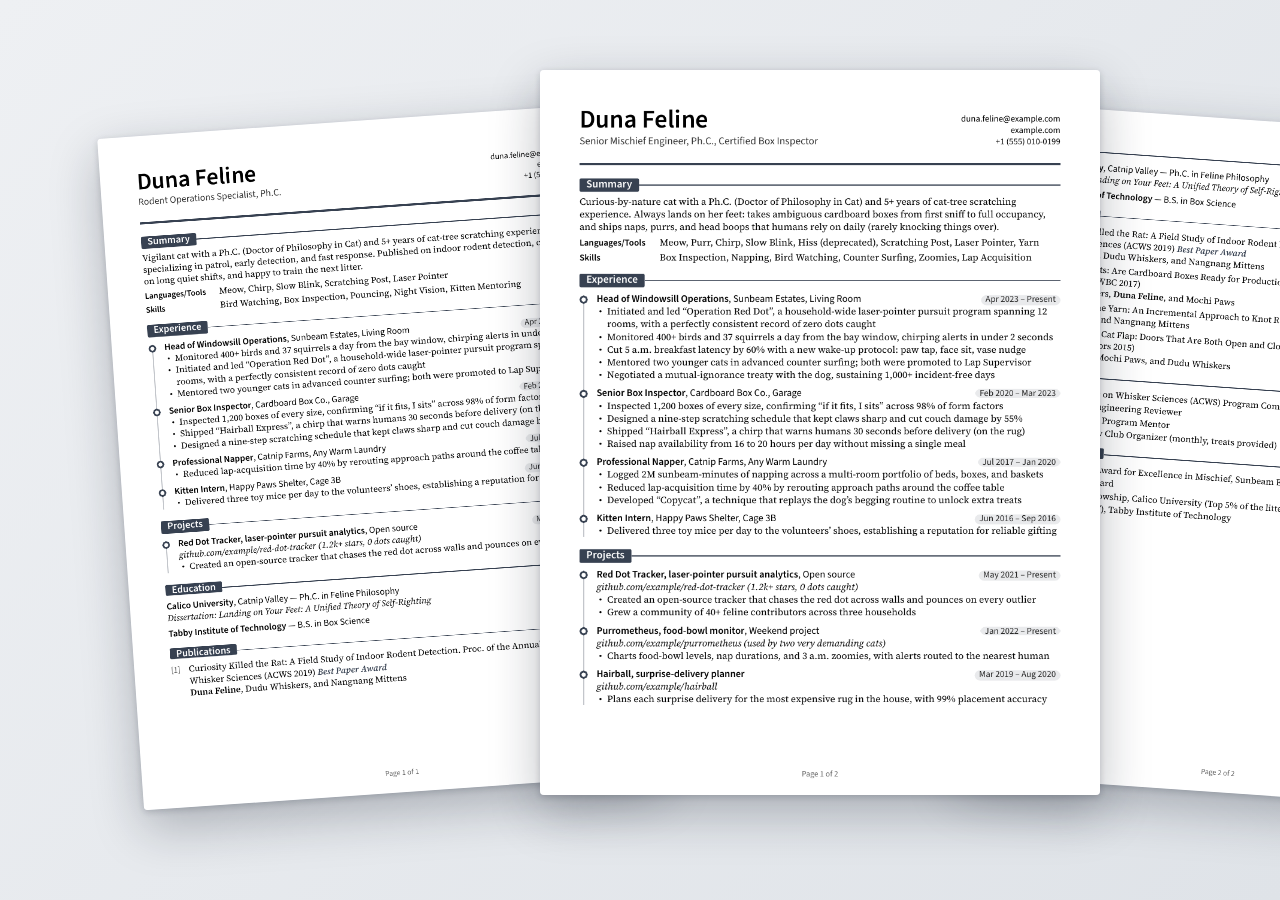
<file: docs/images/hero.html>
<!doctype html>
<html lang="en">
<head>
<meta charset="utf-8">
<title>hero</title>
<style>
  html, body { margin: 0; }
  body { width: 1600px; height: 900px; overflow: hidden; position: relative;
         background: linear-gradient(135deg, #eef0f3 0%, #dfe3e8 100%); }
  img { position: absolute; width: 520px; border-radius: 4px;
        box-shadow: 0 18px 50px rgba(17, 24, 39, 0.28), 0 2px 6px rgba(17, 24, 39, 0.18); }
  .p2 { left: 980px; top: 120px; transform: rotate(4deg); }
  .t1 { left: 120px; top: 120px; transform: rotate(-4deg); }
  .p1 { left: 540px; top: 70px; width: 560px; z-index: 2; }
</style>
</head>
<body>
  <img class="p2" src="canonical-2.png" alt="">
  <img class="t1" src="tailored-1.png" alt="">
  <img class="p1" src="canonical-1.png" alt="">
</body>
</html>
</file>
